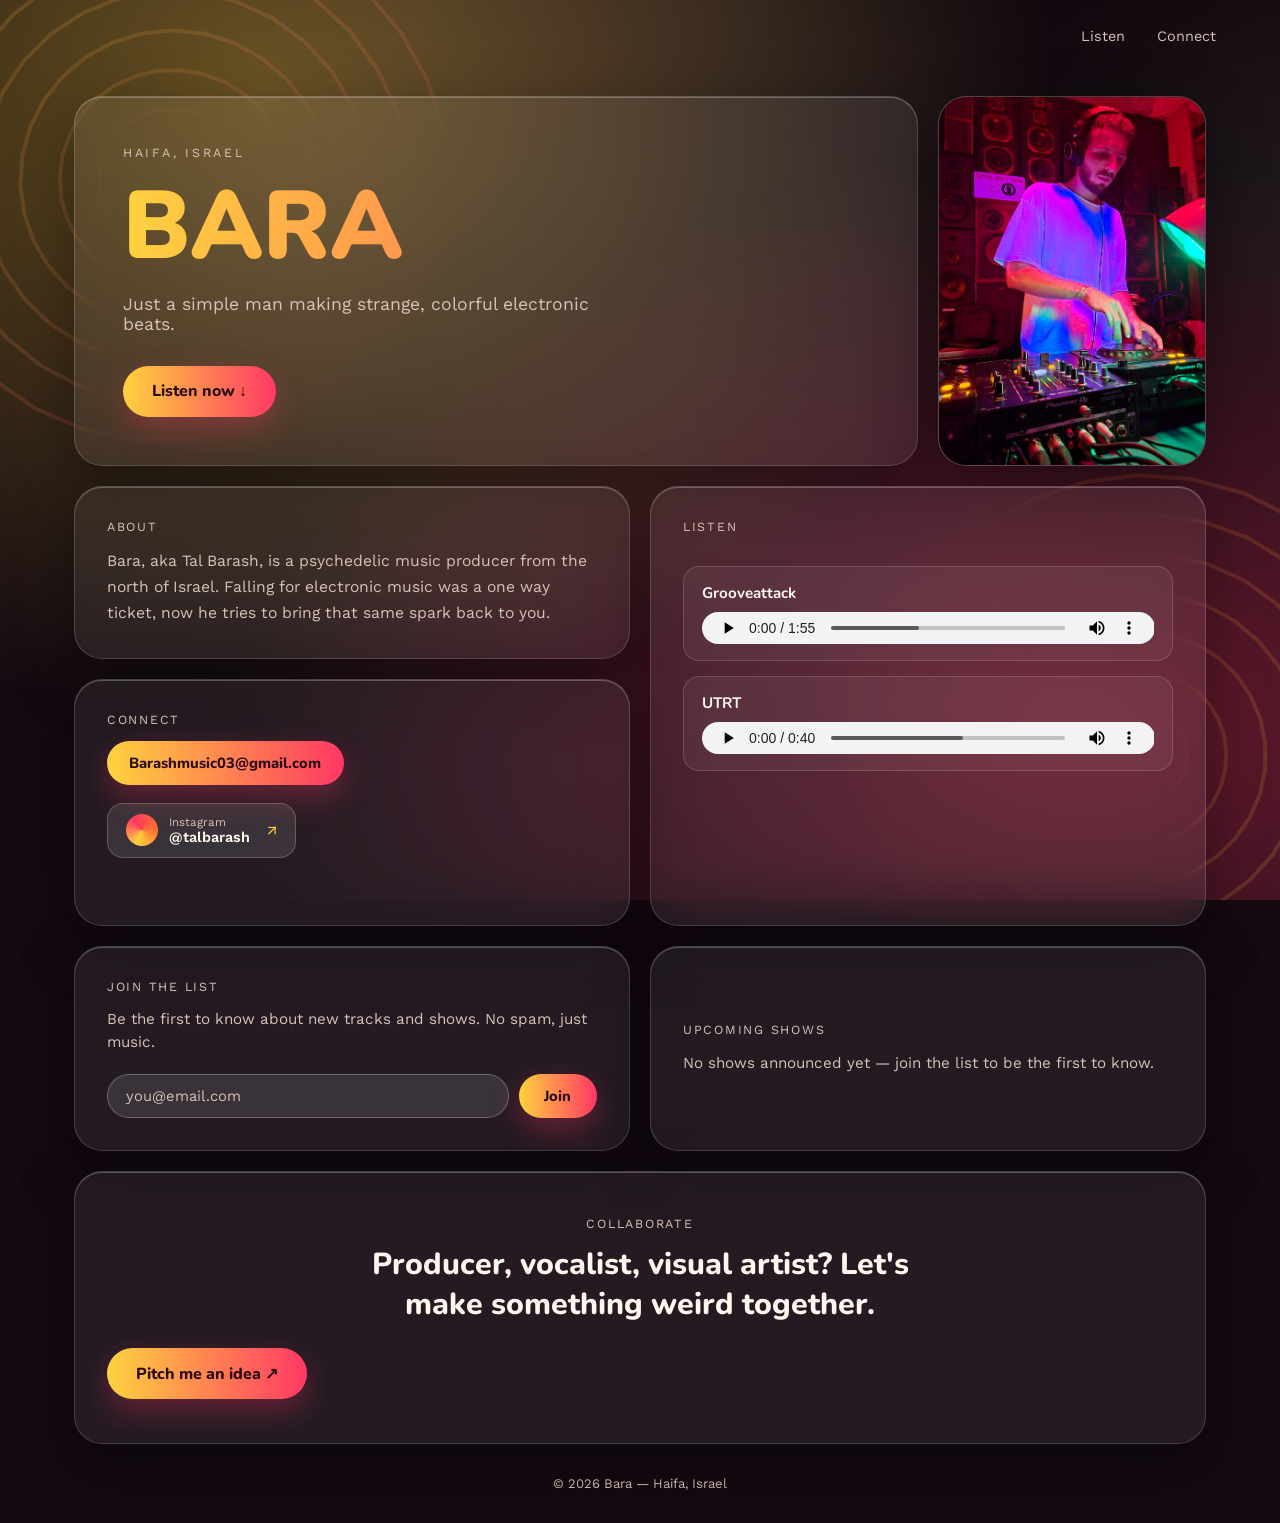
<file: index.html>
<!DOCTYPE html>
<html lang="en">
<head>
<meta charset="UTF-8">
<meta name="viewport" content="width=device-width, initial-scale=1.0">
<title>Bara</title>
<meta name="description" content="Bara is an electronic musician based in Haifa, Israel. Just a simple man making strange, colorful electronic beats.">
<link rel="icon" type="image/svg+xml" href="favicon.svg">

<meta property="og:title" content="Bara">
<meta property="og:description" content="Just a simple man making strange, colorful electronic beats.">
<meta property="og:type" content="website">
<meta property="og:url" content="https://barashtal2-a11y.github.io/Fibula/">
<meta property="og:image" content="https://barashtal2-a11y.github.io/Fibula/images/og.jpg?v=1">
<meta property="og:image:width" content="1200">
<meta property="og:image:height" content="630">
<meta property="og:image:alt" content="Bara — electronic music from Haifa, Israel">
<meta name="twitter:card" content="summary_large_image">
<meta name="twitter:title" content="Bara">
<meta name="twitter:description" content="Just a simple man making strange, colorful electronic beats.">
<meta name="twitter:image" content="https://barashtal2-a11y.github.io/Fibula/images/og.jpg?v=1">

<link rel="preconnect" href="https://fonts.googleapis.com">
<link rel="preconnect" href="https://fonts.gstatic.com" crossorigin>
<link href="https://fonts.googleapis.com/css2?family=Work+Sans:wght@400;500;600;700&family=Nunito:wght@700;800;900&display=swap" rel="stylesheet">
<link rel="stylesheet" href="styles.css?v=16">
</head>
<body>

<div class="backdrop">
  <img src="images/hero.jpg" alt="" aria-hidden="true">
  <div class="backdrop-tint"></div>
</div>

<div class="spirals" aria-hidden="true">
  <svg class="spiral spiral-1" viewBox="0 0 300 300" xmlns="http://www.w3.org/2000/svg">
    <defs>
      <linearGradient id="spiralGrad1" x1="0%" y1="0%" x2="100%" y2="100%">
        <stop offset="0%" stop-color="#ffd23f"/>
        <stop offset="100%" stop-color="#ff3864"/>
      </linearGradient>
    </defs>
    <path d="M 154.0,150.0 L 154.5,150.9 L 154.9,152.1 L 154.9,153.3 L 154.6,154.7 L 153.9,156.1 L 152.8,157.3 L 151.4,158.4 L 149.7,159.1 L 147.8,159.5 L 145.7,159.5 L 143.5,158.9 L 141.4,157.9 L 139.4,156.4 L 137.8,154.3 L 136.5,151.9 L 135.8,149.2 L 135.6,146.2 L 136.1,143.1 L 137.2,140.1 L 139.0,137.3 L 141.4,134.8 L 144.4,132.8 L 147.9,131.4 L 151.7,130.7 L 155.7,130.8 L 159.7,131.8 L 163.5,133.6 L 167.0,136.2 L 170.0,139.5 L 172.3,143.5 L 173.8,148.0 L 174.3,152.9 L 173.9,157.8 L 172.4,162.7 L 169.9,167.3 L 166.4,171.5 L 162.1,174.9 L 157.1,177.4 L 151.6,178.9 L 145.7,179.3 L 139.7,178.4 L 134.0,176.4 L 128.6,173.1 L 123.9,168.8 L 120.1,163.5 L 117.4,157.5 L 115.9,150.8 L 115.8,143.9 L 117.1,137.0 L 119.8,130.4 L 123.8,124.4 L 129.1,119.1 L 135.4,115.0 L 142.5,112.2 L 150.2,110.8 L 158.1,111.0 L 165.9,112.8 L 173.4,116.2 L 180.1,121.0 L 185.8,127.2 L 190.2,134.6 L 193.1,142.8 L 194.3,151.5 L 193.7,160.4 L 191.4,169.2 L 187.3,177.4 L 181.5,184.7 L 174.3,190.8 L 165.9,195.4 L 156.7,198.3 L 146.9,199.3 L 137.0,198.4 L 127.4,195.4 L 118.4,190.5 L 110.5,183.8 L 104.0,175.6 L 99.2,166.2 L 96.4,155.8 L 95.7,145.0 L 97.1,134.1 L 100.8,123.6 L 106.5,114.0 L 114.1,105.5 L 123.4,98.7 L 133.9,93.9 L 145.4,91.1 L 157.2,90.8 L 169.0,92.8 L 180.4,97.1 L 190.7,103.7 L 199.6,112.4 L 206.6,122.7 L 211.6,134.3 L 214.1,146.8 L 214.1,159.7 L 211.5,172.5 L 206.3,184.6 L 198.8,195.5 L 189.2,204.8 L 177.7,212.1 L 165.0,217.0 L 151.4,219.3 L 137.5,218.8 L 123.9,215.5 L 111.0,209.6 L 99.5,201.1 L 89.8,190.4 L 82.4,177.9 L 77.6,164.0 L 75.6,149.3 L 76.6,134.4 L 80.6,119.9 L 87.4,106.4 L 96.9,94.3 L 108.7,84.3 L 122.3,76.8 L 137.3,72.2 L 153.0,70.5 L 168.9,72.1 L 184.3,76.8 L 198.5,84.6 L 211.0,95.1 L 221.3,108.0 L 228.8,122.8 L 233.3,138.9 L 234.4,155.7 L 232.3,172.5 L 226.7,188.7 L 218.0,203.6 L 206.4,216.5 L 192.4,226.9 L 176.4,234.4 L 159.2,238.6 L 141.4,239.3 L 123.6,236.5 L 106.6,230.0 L 91.2,220.3 L 77.9,207.6 L 67.3,192.5 L 59.9,175.4 L 56.0,157.0 L 55.9,138.1 L 59.5,119.4 L 66.8,101.7 L 77.6,85.8 L 91.4,72.1 L 107.8,61.5 L 126.0,54.2 L 145.5,50.7 L 165.4,51.2 L 185.0,55.6 L 203.4,63.9 L 219.8,75.8 L 233.7,90.7 L 244.4,108.3 L 251.4,127.8 L 254.5,148.3 L 253.3,169.2 L 248.1,189.6 L 238.8,208.7 L 225.8,225.6 L 209.6,239.7 L 190.9,250.3 L 170.2,257.1 L 148.5,259.6 L 126.7,257.7 L 105.5,251.5 L 85.8,241.2 L 68.5,227.1 L 54.3,209.7 L 43.7,189.7 L 37.3,167.9 L 35.4,145.1 L 38.0,122.3 L 45.2,100.3 L 56.6,80.1 L 71.9,62.5 L 90.6,48.2 L 111.8,37.8 L 134.7,31.8 L 158.6,30.5 L 182.3,33.9 L 205.0,42.1 L 225.8,54.7 L 243.7,71.2 L 258.0,91.1 L 268.2,113.6 L 273.7,137.7 L 274.3,162.6 L 270.0,187.2 L 260.7,210.6 L 247.0,231.8 L 229.2,250.0 L 208.0,264.3 L 184.3,274.1 L 159.0,279.1 L 133.1,279.0 L 107.6,273.7 L 83.6,263.3 L 62.0,248.4 L 43.7,229.3 L 29.5,206.9 L 19.9,181.9 L 15.6,155.5 L 16.5,128.6 L 22.8,102.2 L 34.3,77.6 L 50.5,55.6 L 70.9,37.2 L 94.6,23.2 L 120.8,14.1 L 148.4,10.3 L 176.3,12.2 L 203.4,19.5 L 228.6,32.2 L 250.9,49.7 L 269.3,71.4 L 283.2,96.5 L 291.8,123.9" fill="none" stroke="url(#spiralGrad1)" stroke-width="2" stroke-linecap="round"/>
  </svg>
  <svg class="spiral spiral-2" viewBox="0 0 300 300" xmlns="http://www.w3.org/2000/svg">
    <defs>
      <linearGradient id="spiralGrad2" x1="0%" y1="0%" x2="100%" y2="100%">
        <stop offset="0%" stop-color="#ff6b35"/>
        <stop offset="100%" stop-color="#ffd23f"/>
      </linearGradient>
    </defs>
    <path d="M 154.0,150.0 L 154.5,150.9 L 154.9,152.1 L 154.9,153.3 L 154.6,154.7 L 153.9,156.1 L 152.8,157.3 L 151.4,158.4 L 149.7,159.1 L 147.8,159.5 L 145.7,159.5 L 143.5,158.9 L 141.4,157.9 L 139.4,156.4 L 137.8,154.3 L 136.5,151.9 L 135.8,149.2 L 135.6,146.2 L 136.1,143.1 L 137.2,140.1 L 139.0,137.3 L 141.4,134.8 L 144.4,132.8 L 147.9,131.4 L 151.7,130.7 L 155.7,130.8 L 159.7,131.8 L 163.5,133.6 L 167.0,136.2 L 170.0,139.5 L 172.3,143.5 L 173.8,148.0 L 174.3,152.9 L 173.9,157.8 L 172.4,162.7 L 169.9,167.3 L 166.4,171.5 L 162.1,174.9 L 157.1,177.4 L 151.6,178.9 L 145.7,179.3 L 139.7,178.4 L 134.0,176.4 L 128.6,173.1 L 123.9,168.8 L 120.1,163.5 L 117.4,157.5 L 115.9,150.8 L 115.8,143.9 L 117.1,137.0 L 119.8,130.4 L 123.8,124.4 L 129.1,119.1 L 135.4,115.0 L 142.5,112.2 L 150.2,110.8 L 158.1,111.0 L 165.9,112.8 L 173.4,116.2 L 180.1,121.0 L 185.8,127.2 L 190.2,134.6 L 193.1,142.8 L 194.3,151.5 L 193.7,160.4 L 191.4,169.2 L 187.3,177.4 L 181.5,184.7 L 174.3,190.8 L 165.9,195.4 L 156.7,198.3 L 146.9,199.3 L 137.0,198.4 L 127.4,195.4 L 118.4,190.5 L 110.5,183.8 L 104.0,175.6 L 99.2,166.2 L 96.4,155.8 L 95.7,145.0 L 97.1,134.1 L 100.8,123.6 L 106.5,114.0 L 114.1,105.5 L 123.4,98.7 L 133.9,93.9 L 145.4,91.1 L 157.2,90.8 L 169.0,92.8 L 180.4,97.1 L 190.7,103.7 L 199.6,112.4 L 206.6,122.7 L 211.6,134.3 L 214.1,146.8 L 214.1,159.7 L 211.5,172.5 L 206.3,184.6 L 198.8,195.5 L 189.2,204.8 L 177.7,212.1 L 165.0,217.0 L 151.4,219.3 L 137.5,218.8 L 123.9,215.5 L 111.0,209.6 L 99.5,201.1 L 89.8,190.4 L 82.4,177.9 L 77.6,164.0 L 75.6,149.3 L 76.6,134.4 L 80.6,119.9 L 87.4,106.4 L 96.9,94.3 L 108.7,84.3 L 122.3,76.8 L 137.3,72.2 L 153.0,70.5 L 168.9,72.1 L 184.3,76.8 L 198.5,84.6 L 211.0,95.1 L 221.3,108.0 L 228.8,122.8 L 233.3,138.9 L 234.4,155.7 L 232.3,172.5 L 226.7,188.7 L 218.0,203.6 L 206.4,216.5 L 192.4,226.9 L 176.4,234.4 L 159.2,238.6 L 141.4,239.3 L 123.6,236.5 L 106.6,230.0 L 91.2,220.3 L 77.9,207.6 L 67.3,192.5 L 59.9,175.4 L 56.0,157.0 L 55.9,138.1 L 59.5,119.4 L 66.8,101.7 L 77.6,85.8 L 91.4,72.1 L 107.8,61.5 L 126.0,54.2 L 145.5,50.7 L 165.4,51.2 L 185.0,55.6 L 203.4,63.9 L 219.8,75.8 L 233.7,90.7 L 244.4,108.3 L 251.4,127.8 L 254.5,148.3 L 253.3,169.2 L 248.1,189.6 L 238.8,208.7 L 225.8,225.6 L 209.6,239.7 L 190.9,250.3 L 170.2,257.1 L 148.5,259.6 L 126.7,257.7 L 105.5,251.5 L 85.8,241.2 L 68.5,227.1 L 54.3,209.7 L 43.7,189.7 L 37.3,167.9 L 35.4,145.1 L 38.0,122.3 L 45.2,100.3 L 56.6,80.1 L 71.9,62.5 L 90.6,48.2 L 111.8,37.8 L 134.7,31.8 L 158.6,30.5 L 182.3,33.9 L 205.0,42.1 L 225.8,54.7 L 243.7,71.2 L 258.0,91.1 L 268.2,113.6 L 273.7,137.7 L 274.3,162.6 L 270.0,187.2 L 260.7,210.6 L 247.0,231.8 L 229.2,250.0 L 208.0,264.3 L 184.3,274.1 L 159.0,279.1 L 133.1,279.0 L 107.6,273.7 L 83.6,263.3 L 62.0,248.4 L 43.7,229.3 L 29.5,206.9 L 19.9,181.9 L 15.6,155.5 L 16.5,128.6 L 22.8,102.2 L 34.3,77.6 L 50.5,55.6 L 70.9,37.2 L 94.6,23.2 L 120.8,14.1 L 148.4,10.3 L 176.3,12.2 L 203.4,19.5 L 228.6,32.2 L 250.9,49.7 L 269.3,71.4 L 283.2,96.5 L 291.8,123.9" fill="none" stroke="url(#spiralGrad2)" stroke-width="2" stroke-linecap="round"/>
  </svg>
</div>

<nav class="nav">
  <ul>
    <li><a href="#listen">Listen</a></li>
    <li><a href="#connect">Connect</a></li>
  </ul>
</nav>

<div class="wrap">
  <div class="bento">

    <div class="cell glass cell-hero">
      <span class="tag">Haifa, Israel</span>
      <h1>BARA</h1>
      <p class="tagline">Just a simple man making strange, colorful electronic beats.</p>
      <a href="#listen" class="btn">Listen now ↓</a>
    </div>

    <div class="cell glass cell-photo">
      <img src="images/hero.jpg" alt="Bara performing live behind a Pioneer DJ mixer, lit in pink and cyan stage lighting">
    </div>

    <div class="cell glass cell-about">
      <span class="cell-label">About</span>
      <p>Bara, aka Tal Barash, is a psychedelic music producer from the north of Israel. Falling for
        electronic music was a one way ticket, now he tries to bring that same spark back to you.</p>
    </div>

    <div class="cell glass cell-listen" id="listen">
      <span class="cell-label">Listen</span>
      <div id="listen-links" class="cell-links"></div>
      <div class="track">
        <span class="track-name">Grooveattack</span>
        <audio controls preload="metadata" src="audio/grooveattack.mp3"></audio>
      </div>
      <div class="track">
        <span class="track-name">UTRT</span>
        <audio controls preload="metadata" src="audio/utrt.mp3"></audio>
      </div>
    </div>

    <div class="cell glass cell-connect" id="connect">
      <span class="cell-label">Connect</span>
      <a class="cell-email" id="booking-email" href="#">Loading…</a>
      <div id="follow-cards" class="cell-links"></div>
      <div id="connect-links" class="cell-links"></div>
    </div>

    <div class="cell glass cell-newsletter">
      <span class="cell-label">Join the list</span>
      <p class="newsletter-lead">Be the first to know about new tracks and shows. No spam, just music.</p>
      <form class="newsletter-form" action="https://api.web3forms.com/submit" method="POST">
        <input type="hidden" name="access_key" value="REPLACE_WITH_WEB3FORMS_KEY">
        <input type="hidden" name="subject" value="New Bara mailing list signup">
        <input type="email" name="email" class="newsletter-input" placeholder="you@email.com" required>
        <button type="submit" class="newsletter-btn">Join</button>
      </form>
    </div>

    <div class="cell glass cell-shows">
      <span class="cell-label">Upcoming shows</span>
      <p class="shows-empty">No shows announced yet — join the list to be the first to know.</p>
    </div>

    <div class="cell glass cell-collab">
      <span class="cell-label">Collaborate</span>
      <h3 class="collab-heading">Producer, vocalist, visual artist? Let's make something weird together.</h3>
      <a href="mailto:Barashmusic03@gmail.com?subject=Let%27s%20collaborate" class="btn">Pitch me an idea ↗</a>
    </div>

  </div>

  <footer class="bento-footer">
    <p>&copy; <span id="year"></span> Bara — Haifa, Israel</p>
  </footer>
</div>

<script src="links.js?v=19"></script>
<script src="script.js?v=19"></script>
</body>
</html>
</file>
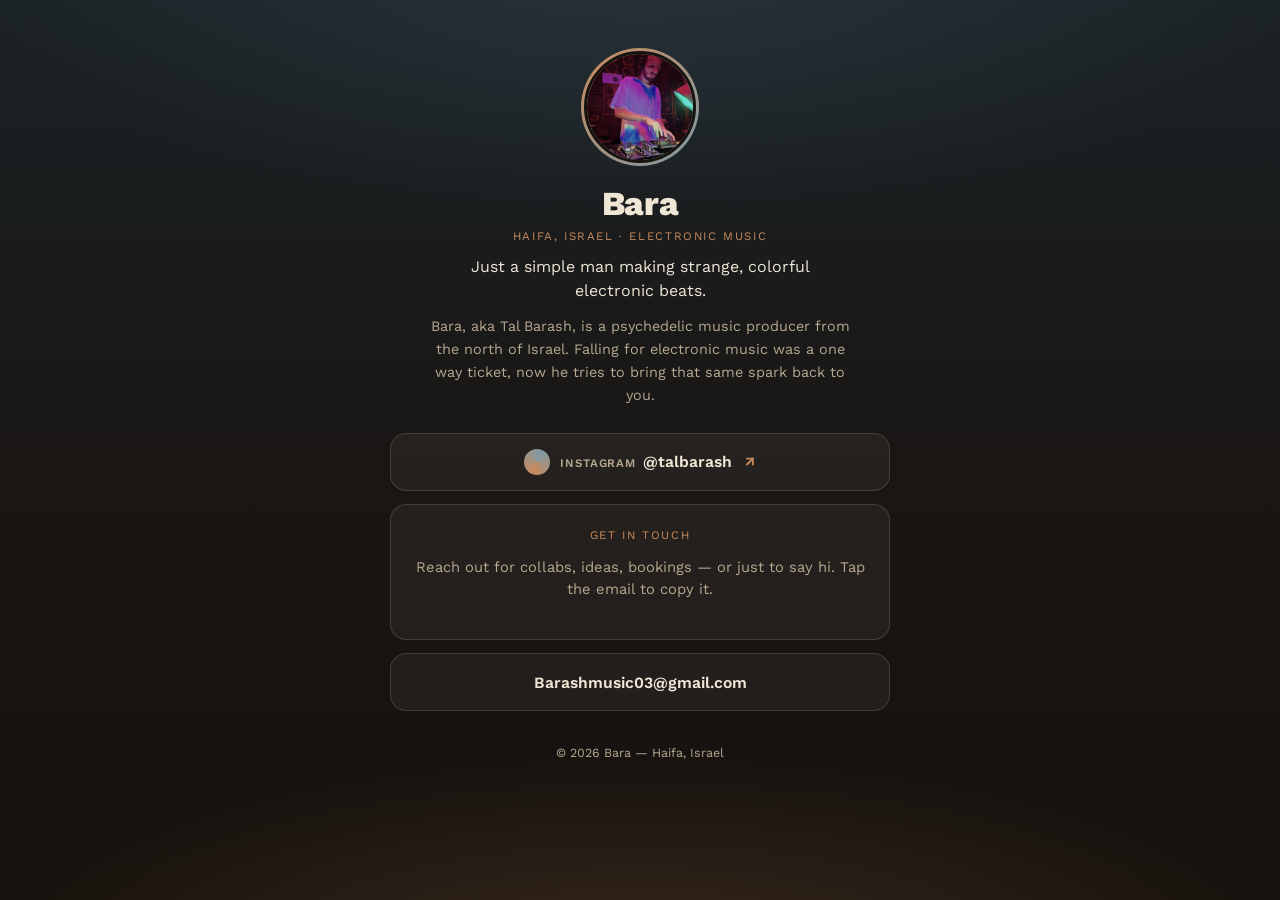
<file: link.html>
<!DOCTYPE html>
<html lang="en">
<head>
<meta charset="UTF-8">
<meta name="viewport" content="width=device-width, initial-scale=1.0">
<title>Bara</title>
<meta name="description" content="Bara is an electronic musician based in Haifa, Israel. Just a simple man making strange, colorful electronic beats.">
<meta name="robots" content="noindex">
<link rel="icon" type="image/svg+xml" href="favicon.svg">

<link rel="preconnect" href="https://fonts.googleapis.com">
<link rel="preconnect" href="https://fonts.gstatic.com" crossorigin>
<link href="https://fonts.googleapis.com/css2?family=Work+Sans:wght@400;500;600;700;800&display=swap" rel="stylesheet">
<link rel="stylesheet" href="link.css?v=1">
</head>
<body>

<main class="col">

  <header class="profile">
    <div class="avatar"><img src="images/hero.jpg" alt="Bara"></div>
    <h1>Bara</h1>
    <span class="loc">Haifa, Israel · Electronic music</span>
    <p class="tagline">Just a simple man making strange, colorful electronic beats.</p>
    <p class="bio">Bara, aka Tal Barash, is a psychedelic music producer from the north of Israel.
      Falling for electronic music was a one way ticket, now he tries to bring that same spark back to you.</p>
  </header>

  <div id="listen-links" class="stack"></div>
  <div id="follow-cards" class="stack"></div>
  <div id="connect-links" class="stack"></div>

  <section class="card">
    <span class="card-label">Get in touch</span>
    <p class="lead">Reach out for collabs, ideas, bookings — or just to say hi. Tap the email to copy it.</p>
  </section>

  <a class="link-btn email-btn" id="booking-email" href="#">Loading…</a>

  <footer class="foot">
    <p>&copy; <span id="year"></span> Bara — Haifa, Israel</p>
  </footer>

</main>

<script src="links.js?v=19"></script>
<script src="script.js?v=19"></script>
</body>
</html>
</file>
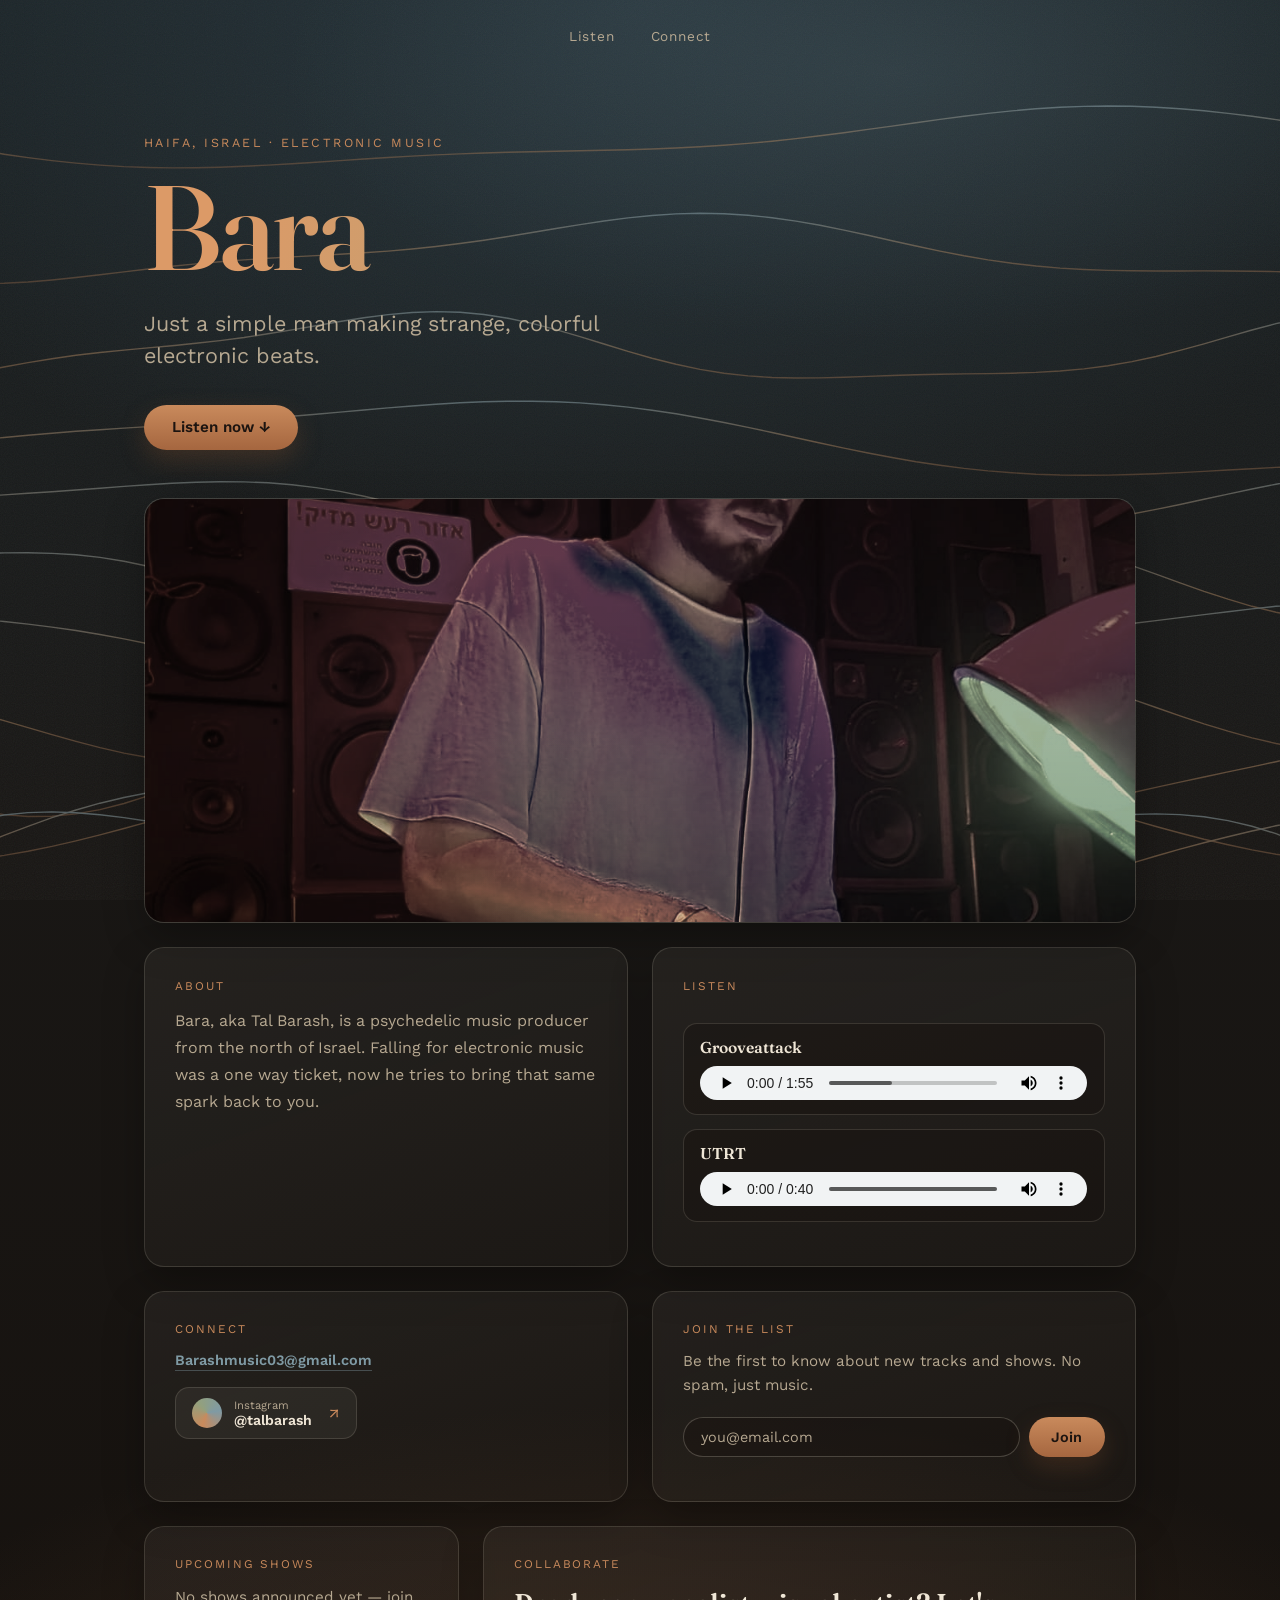
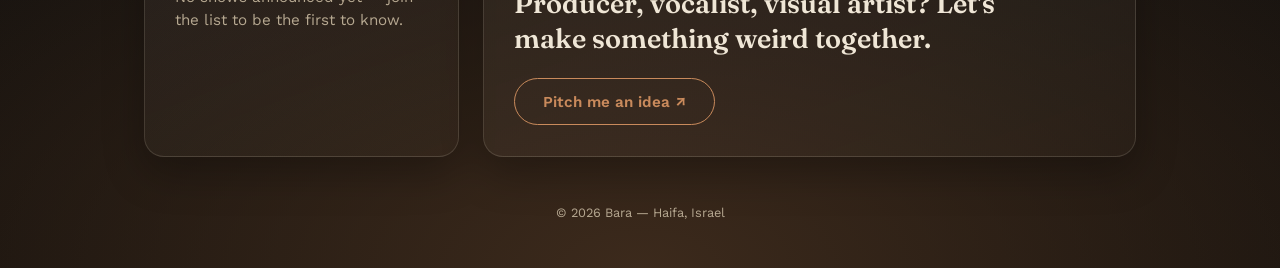
<file: nature.html>
<!DOCTYPE html>
<html lang="en">
<head>
<meta charset="UTF-8">
<meta name="viewport" content="width=device-width, initial-scale=1.0">
<title>Bara</title>
<meta name="description" content="Bara is an electronic musician based in Haifa, Israel. Just a simple man making strange, colorful electronic beats.">
<meta name="robots" content="noindex">
<link rel="icon" type="image/svg+xml" href="favicon.svg">

<link rel="preconnect" href="https://fonts.googleapis.com">
<link rel="preconnect" href="https://fonts.gstatic.com" crossorigin>
<link href="https://fonts.googleapis.com/css2?family=Fraunces:opsz,wght@9..144,500;9..144,600;9..144,700&family=Work+Sans:wght@400;500;600&display=swap" rel="stylesheet">
<link rel="stylesheet" href="nature.css?v=1">
</head>
<body>

<div class="scene" aria-hidden="true">
  <div class="sky"></div>
  <svg class="ridges" viewBox="0 0 1440 900" preserveAspectRatio="xMidYMax slice" xmlns="http://www.w3.org/2000/svg">
    <defs>
      <linearGradient id="ridgeGrad" x1="0%" y1="0%" x2="0%" y2="100%">
        <stop offset="0%" stop-color="#8fa6ad"/>
        <stop offset="55%" stop-color="#a9835f"/>
        <stop offset="100%" stop-color="#7d5a41"/>
      </linearGradient>
    </defs>
      <path d="M -60,129.6 L -36,133.7 L -12,137.9 L 12,142.1 L 36,146.3 L 60,150.4 L 84,154.2 L 108,157.6 L 132,160.6 L 156,163.1 L 180,165.1 L 204,166.6 L 228,167.5 L 252,167.9 L 276,167.8 L 300,167.2 L 324,166.3 L 348,165.1 L 372,163.7 L 396,162.2 L 420,160.6 L 444,159.0 L 468,157.5 L 492,156.1 L 516,154.9 L 540,153.9 L 564,153.0 L 588,152.3 L 612,151.8 L 636,151.3 L 660,150.8 L 684,150.3 L 708,149.7 L 732,149.0 L 756,148.0 L 780,146.8 L 804,145.2 L 828,143.4 L 852,141.2 L 876,138.6 L 900,135.8 L 924,132.7 L 948,129.4 L 972,126.1 L 996,122.7 L 1020,119.4 L 1044,116.2 L 1068,113.4 L 1092,110.9 L 1116,108.8 L 1140,107.3 L 1164,106.4 L 1188,106.0 L 1212,106.3 L 1236,107.3 L 1260,108.8 L 1284,110.8 L 1308,113.4 L 1332,116.3 L 1356,119.6 L 1380,123.1 L 1404,126.7 L 1428,130.3 L 1452,133.8 L 1476,137.2 L 1500,140.3" fill="none" stroke="url(#ridgeGrad)" stroke-width="1.4" vector-effect="non-scaling-stroke"/>
      <path d="M -60,272.4 L -36,276.5 L -12,279.8 L 12,282.1 L 36,283.5 L 60,283.9 L 84,283.3 L 108,282.0 L 132,280.0 L 156,277.5 L 180,274.8 L 204,271.9 L 228,269.0 L 252,266.3 L 276,263.9 L 300,261.7 L 324,259.9 L 348,258.3 L 372,256.9 L 396,255.6 L 420,254.3 L 444,252.8 L 468,251.1 L 492,249.0 L 516,246.5 L 540,243.5 L 564,240.2 L 588,236.5 L 612,232.5 L 636,228.5 L 660,224.6 L 684,221.0 L 708,217.9 L 732,215.5 L 756,213.9 L 780,213.3 L 804,213.7 L 828,215.2 L 852,217.7 L 876,221.1 L 900,225.3 L 924,230.1 L 948,235.3 L 972,240.7 L 996,246.0 L 1020,251.1 L 1044,255.8 L 1068,259.9 L 1092,263.3 L 1116,266.0 L 1140,268.1 L 1164,269.5 L 1188,270.4 L 1212,270.8 L 1236,271.0 L 1260,271.0 L 1284,270.9 L 1308,271.0 L 1332,271.2 L 1356,271.6 L 1380,272.2 L 1404,272.9 L 1428,273.6 L 1452,274.3 L 1476,274.7 L 1500,274.8" fill="none" stroke="url(#ridgeGrad)" stroke-width="1.4" vector-effect="non-scaling-stroke"/>
      <path d="M -60,389.1 L -36,387.5 L -12,384.6 L 12,380.8 L 36,376.3 L 60,371.6 L 84,367.0 L 108,362.6 L 132,358.7 L 156,355.3 L 180,352.5 L 204,350.1 L 228,347.9 L 252,345.7 L 276,343.3 L 300,340.6 L 324,337.5 L 348,333.8 L 372,329.9 L 396,325.7 L 420,321.5 L 444,317.7 L 468,314.6 L 492,312.5 L 516,311.6 L 540,312.3 L 564,314.5 L 588,318.3 L 612,323.4 L 636,329.6 L 660,336.7 L 684,344.0 L 708,351.4 L 732,358.2 L 756,364.3 L 780,369.4 L 804,373.3 L 828,375.9 L 852,377.5 L 876,378.0 L 900,377.9 L 924,377.2 L 948,376.4 L 972,375.5 L 996,374.8 L 1020,374.2 L 1044,373.9 L 1068,373.6 L 1092,373.2 L 1116,372.4 L 1140,371.0 L 1164,368.9 L 1188,365.8 L 1212,361.6 L 1236,356.5 L 1260,350.4 L 1284,343.8 L 1308,336.8 L 1332,330.0 L 1356,323.6 L 1380,318.1 L 1404,313.8 L 1428,311.0 L 1452,309.8 L 1476,310.2 L 1500,312.1" fill="none" stroke="url(#ridgeGrad)" stroke-width="1.4" vector-effect="non-scaling-stroke"/>
      <path d="M -60,456.7 L -36,453.0 L -12,449.4 L 12,446.0 L 36,442.9 L 60,440.0 L 84,437.5 L 108,435.2 L 132,433.2 L 156,431.3 L 180,429.7 L 204,428.1 L 228,426.6 L 252,425.1 L 276,423.5 L 300,421.9 L 324,420.2 L 348,418.3 L 372,416.3 L 396,414.2 L 420,412.1 L 444,410.0 L 468,407.9 L 492,406.0 L 516,404.2 L 540,402.8 L 564,401.8 L 588,401.2 L 612,401.2 L 636,401.7 L 660,402.9 L 684,404.7 L 708,407.1 L 732,410.2 L 756,413.8 L 780,418.0 L 804,422.5 L 828,427.4 L 852,432.5 L 876,437.8 L 900,443.0 L 924,448.1 L 948,453.0 L 972,457.5 L 996,461.7 L 1020,465.3 L 1044,468.4 L 1068,470.9 L 1092,472.8 L 1116,474.2 L 1140,475.0 L 1164,475.2 L 1188,475.1 L 1212,474.5 L 1236,473.7 L 1260,472.6 L 1284,471.4 L 1308,470.0 L 1332,468.7 L 1356,467.4 L 1380,466.1 L 1404,464.9 L 1428,463.8 L 1452,462.7 L 1476,461.7 L 1500,460.6" fill="none" stroke="url(#ridgeGrad)" stroke-width="1.4" vector-effect="non-scaling-stroke"/>
      <path d="M -60,507.8 L -36,504.7 L -12,502.1 L 12,500.0 L 36,498.1 L 60,496.4 L 84,494.9 L 108,493.3 L 132,491.7 L 156,490.0 L 180,488.2 L 204,486.4 L 228,484.8 L 252,483.3 L 276,482.3 L 300,481.7 L 324,481.9 L 348,482.8 L 372,484.7 L 396,487.6 L 420,491.4 L 444,496.2 L 468,501.8 L 492,508.1 L 516,514.9 L 540,521.9 L 564,529.0 L 588,535.9 L 612,542.3 L 636,548.1 L 660,552.9 L 684,556.8 L 708,559.7 L 732,561.4 L 756,562.1 L 780,561.9 L 804,560.8 L 828,559.0 L 852,556.7 L 876,554.0 L 900,551.2 L 924,548.3 L 948,545.4 L 972,542.7 L 996,540.2 L 1020,537.8 L 1044,535.5 L 1068,533.2 L 1092,530.7 L 1116,528.1 L 1140,525.2 L 1164,521.9 L 1188,518.2 L 1212,514.0 L 1236,509.4 L 1260,504.5 L 1284,499.3 L 1308,494.1 L 1332,489.0 L 1356,484.2 L 1380,480.0 L 1404,476.6 L 1428,474.1 L 1452,472.7 L 1476,472.4 L 1500,473.4" fill="none" stroke="url(#ridgeGrad)" stroke-width="1.4" vector-effect="non-scaling-stroke"/>
      <path d="M -60,557.6 L -36,556.6 L -12,555.7 L 12,554.9 L 36,554.1 L 60,553.4 L 84,552.9 L 108,552.8 L 132,553.4 L 156,554.8 L 180,557.4 L 204,561.2 L 228,566.3 L 252,572.7 L 276,580.2 L 300,588.6 L 324,597.4 L 348,606.3 L 372,614.8 L 396,622.4 L 420,628.9 L 444,633.8 L 468,637.0 L 492,638.4 L 516,638.1 L 540,636.3 L 564,633.2 L 588,629.1 L 612,624.4 L 636,619.4 L 660,614.4 L 684,609.5 L 708,605.0 L 732,600.9 L 756,597.0 L 780,593.2 L 804,589.5 L 828,585.6 L 852,581.3 L 876,576.6 L 900,571.5 L 924,566.0 L 948,560.4 L 972,554.9 L 996,549.8 L 1020,545.5 L 1044,542.4 L 1068,540.6 L 1092,540.6 L 1116,542.3 L 1140,545.9 L 1164,551.1 L 1188,557.8 L 1212,565.6 L 1236,574.1 L 1260,582.8 L 1284,591.3 L 1308,599.2 L 1332,606.3 L 1356,612.2 L 1380,616.9 L 1404,620.5 L 1428,622.9 L 1452,624.4 L 1476,625.2 L 1500,625.5" fill="none" stroke="url(#ridgeGrad)" stroke-width="1.4" vector-effect="non-scaling-stroke"/>
      <path d="M -60,613.4 L -36,614.1 L -12,615.1 L 12,616.2 L 36,617.6 L 60,619.4 L 84,621.5 L 108,624.1 L 132,627.1 L 156,630.5 L 180,634.5 L 204,638.9 L 228,643.7 L 252,648.8 L 276,654.3 L 300,660.0 L 324,665.7 L 348,671.4 L 372,677.0 L 396,682.3 L 420,687.3 L 444,691.7 L 468,695.6 L 492,698.8 L 516,701.3 L 540,703.0 L 564,703.9 L 588,704.0 L 612,703.3 L 636,701.8 L 660,699.7 L 684,697.0 L 708,693.8 L 732,690.2 L 756,686.3 L 780,682.1 L 804,677.9 L 828,673.6 L 852,669.5 L 876,665.4 L 900,661.5 L 924,657.8 L 948,654.3 L 972,651.1 L 996,648.0 L 1020,645.2 L 1044,642.4 L 1068,639.7 L 1092,637.1 L 1116,634.5 L 1140,631.9 L 1164,629.2 L 1188,626.4 L 1212,623.5 L 1236,620.6 L 1260,617.6 L 1284,614.6 L 1308,611.7 L 1332,608.9 L 1356,606.3 L 1380,604.1 L 1404,602.2 L 1428,600.8 L 1452,599.9 L 1476,599.7 L 1500,600.1" fill="none" stroke="url(#ridgeGrad)" stroke-width="1.4" vector-effect="non-scaling-stroke"/>
      <path d="M -60,686.2 L -36,690.5 L -12,695.5 L 12,701.0 L 36,707.1 L 60,713.7 L 84,720.6 L 108,727.7 L 132,734.7 L 156,741.4 L 180,747.6 L 204,753.1 L 228,757.5 L 252,760.8 L 276,762.8 L 300,763.5 L 324,762.7 L 348,760.6 L 372,757.3 L 396,752.9 L 420,747.6 L 444,741.6 L 468,735.2 L 492,728.6 L 516,722.0 L 540,715.5 L 564,709.4 L 588,703.8 L 612,698.6 L 636,694.0 L 660,689.8 L 684,686.1 L 708,682.7 L 732,679.6 L 756,676.6 L 780,673.7 L 804,670.9 L 828,668.0 L 852,665.2 L 876,662.6 L 900,660.1 L 924,657.9 L 948,656.3 L 972,655.3 L 996,655.0 L 1020,655.8 L 1044,657.6 L 1068,660.5 L 1092,664.6 L 1116,669.8 L 1140,676.0 L 1164,683.1 L 1188,690.8 L 1212,699.1 L 1236,707.5 L 1260,715.8 L 1284,723.8 L 1308,731.2 L 1332,737.9 L 1356,743.5 L 1380,748.1 L 1404,751.5 L 1428,753.8 L 1452,754.9 L 1476,755.1 L 1500,754.4" fill="none" stroke="url(#ridgeGrad)" stroke-width="1.4" vector-effect="non-scaling-stroke"/>
      <path d="M -60,775.6 L -36,783.6 L -12,791.5 L 12,798.9 L 36,805.6 L 60,810.9 L 84,814.6 L 108,816.5 L 132,816.3 L 156,813.9 L 180,809.6 L 204,803.5 L 228,795.9 L 252,787.2 L 276,777.9 L 300,768.5 L 324,759.3 L 348,750.6 L 372,742.9 L 396,736.1 L 420,730.4 L 444,725.6 L 468,721.7 L 492,718.5 L 516,715.8 L 540,713.4 L 564,711.3 L 588,709.4 L 612,707.8 L 636,706.6 L 660,706.0 L 684,706.2 L 708,707.5 L 732,710.2 L 756,714.2 L 780,719.8 L 804,727.0 L 828,735.5 L 852,745.1 L 876,755.4 L 900,766.0 L 924,776.4 L 948,786.1 L 972,794.7 L 996,801.8 L 1020,807.1 L 1044,810.6 L 1068,812.1 L 1092,811.8 L 1116,810.0 L 1140,806.8 L 1164,802.6 L 1188,797.8 L 1212,792.7 L 1236,787.4 L 1260,782.1 L 1284,777.0 L 1308,771.9 L 1332,766.9 L 1356,761.7 L 1380,756.3 L 1404,750.4 L 1428,744.1 L 1452,737.4 L 1476,730.3 L 1500,723.0" fill="none" stroke="url(#ridgeGrad)" stroke-width="1.4" vector-effect="non-scaling-stroke"/>
      <path d="M -60,862.4 L -36,863.3 L -12,863.5 L 12,862.8 L 36,861.2 L 60,858.7 L 84,855.4 L 108,851.3 L 132,846.4 L 156,840.9 L 180,834.9 L 204,828.5 L 228,821.8 L 252,814.9 L 276,808.1 L 300,801.3 L 324,794.7 L 348,788.5 L 372,782.7 L 396,777.3 L 420,772.5 L 444,768.2 L 468,764.5 L 492,761.3 L 516,758.7 L 540,756.5 L 564,754.7 L 588,753.4 L 612,752.4 L 636,751.6 L 660,751.1 L 684,750.7 L 708,750.5 L 732,750.5 L 756,750.6 L 780,750.9 L 804,751.3 L 828,752.0 L 852,752.9 L 876,754.1 L 900,755.7 L 924,757.7 L 948,760.3 L 972,763.3 L 996,766.9 L 1020,771.0 L 1044,775.7 L 1068,780.9 L 1092,786.6 L 1116,792.8 L 1140,799.2 L 1164,806.0 L 1188,812.8 L 1212,819.7 L 1236,826.5 L 1260,833.0 L 1284,839.2 L 1308,844.8 L 1332,849.9 L 1356,854.2 L 1380,857.8 L 1404,860.5 L 1428,862.3 L 1452,863.3 L 1476,863.4 L 1500,862.6" fill="none" stroke="url(#ridgeGrad)" stroke-width="1.4" vector-effect="non-scaling-stroke"/>
      <path d="M -60,887.9 L -36,880.8 L -12,872.7 L 12,863.8 L 36,854.5 L 60,844.9 L 84,835.4 L 108,826.3 L 132,817.7 L 156,810.0 L 180,803.2 L 204,797.5 L 228,792.8 L 252,789.3 L 276,786.8 L 300,785.2 L 324,784.5 L 348,784.5 L 372,785.1 L 396,786.1 L 420,787.5 L 444,789.2 L 468,791.1 L 492,793.2 L 516,795.7 L 540,798.5 L 564,801.8 L 588,805.6 L 612,810.0 L 636,815.1 L 660,820.9 L 684,827.5 L 708,834.7 L 732,842.5 L 756,850.8 L 780,859.4 L 804,867.9 L 828,876.3 L 852,884.1 L 876,891.3 L 900,897.4 L 924,902.3 L 948,905.9 L 972,908.0 L 996,908.6 L 1020,907.6 L 1044,905.3 L 1068,901.6 L 1092,896.7 L 1116,890.9 L 1140,884.5 L 1164,877.5 L 1188,870.3 L 1212,863.1 L 1236,856.0 L 1260,849.2 L 1284,842.7 L 1308,836.7 L 1332,831.0 L 1356,825.8 L 1380,820.8 L 1404,816.1 L 1428,811.6 L 1452,807.2 L 1476,802.9 L 1500,798.6" fill="none" stroke="url(#ridgeGrad)" stroke-width="1.4" vector-effect="non-scaling-stroke"/>
      <path d="M -60,866.2 L -36,854.3 L -12,843.3 L 12,833.6 L 36,825.5 L 60,819.3 L 84,815.0 L 108,812.6 L 132,811.9 L 156,812.7 L 180,814.7 L 204,817.6 L 228,821.3 L 252,825.4 L 276,829.9 L 300,834.6 L 324,839.7 L 348,845.2 L 372,851.1 L 396,857.7 L 420,865.1 L 444,873.2 L 468,882.0 L 492,891.5 L 516,901.3 L 540,911.1 L 564,920.6 L 588,929.2 L 612,936.6 L 636,942.3 L 660,946.0 L 684,947.4 L 708,946.6 L 732,943.4 L 756,938.0 L 780,930.8 L 804,922.1 L 828,912.4 L 852,902.2 L 876,891.8 L 900,881.7 L 924,872.2 L 948,863.5 L 972,855.7 L 996,848.9 L 1020,842.8 L 1044,837.6 L 1068,832.9 L 1092,828.7 L 1116,825.0 L 1140,821.5 L 1164,818.6 L 1188,816.2 L 1212,814.5 L 1236,813.9 L 1260,814.6 L 1284,816.7 L 1308,820.6 L 1332,826.3 L 1356,833.7 L 1380,842.8 L 1404,853.4 L 1428,864.9 L 1452,877.1 L 1476,889.3 L 1500,901.1" fill="none" stroke="url(#ridgeGrad)" stroke-width="1.4" vector-effect="non-scaling-stroke"/>
  </svg>
  <div class="grain"></div>
</div>

<nav class="nav">
  <ul>
    <li><a href="#listen">Listen</a></li>
    <li><a href="#connect">Connect</a></li>
  </ul>
</nav>

<main class="wrap">

  <header class="hero">
    <span class="eyebrow">Haifa, Israel · Electronic music</span>
    <h1>Bara</h1>
    <p class="tagline">Just a simple man making strange, colorful electronic beats.</p>
    <a href="#listen" class="btn">Listen now ↓</a>
  </header>

  <section class="panel photo-panel">
    <img src="images/hero.jpg" alt="Bara performing live behind a Pioneer DJ mixer">
  </section>

  <section class="panel about">
    <span class="label">About</span>
    <p>Bara, aka Tal Barash, is a psychedelic music producer from the north of Israel. Falling for
      electronic music was a one way ticket, now he tries to bring that same spark back to you.</p>
  </section>

  <section class="panel listen" id="listen">
    <span class="label">Listen</span>
    <div id="listen-links" class="link-row"></div>
    <div class="track">
      <span class="track-name">Grooveattack</span>
      <audio controls preload="metadata" src="audio/grooveattack.mp3"></audio>
    </div>
    <div class="track">
      <span class="track-name">UTRT</span>
      <audio controls preload="metadata" src="audio/utrt.mp3"></audio>
    </div>
  </section>

  <section class="panel connect" id="connect">
    <span class="label">Connect</span>
    <a class="email" id="booking-email" href="#">Loading…</a>
    <div id="follow-cards" class="link-row"></div>
    <div id="connect-links" class="link-row"></div>
  </section>

  <section class="panel newsletter">
    <span class="label">Join the list</span>
    <p class="lead">Be the first to know about new tracks and shows. No spam, just music.</p>
    <form class="signup" action="https://api.web3forms.com/submit" method="POST">
      <input type="hidden" name="access_key" value="REPLACE_WITH_WEB3FORMS_KEY">
      <input type="hidden" name="subject" value="New Bara mailing list signup">
      <input type="email" name="email" class="signup-input" placeholder="you@email.com" required>
      <button type="submit" class="signup-btn">Join</button>
    </form>
  </section>

  <section class="panel shows">
    <span class="label">Upcoming shows</span>
    <p class="muted">No shows announced yet — join the list to be the first to know.</p>
  </section>

  <section class="panel collab">
    <span class="label">Collaborate</span>
    <h3>Producer, vocalist, visual artist? Let's make something weird together.</h3>
    <a href="mailto:Barashmusic03@gmail.com?subject=Let%27s%20collaborate" class="btn btn-outline">Pitch me an idea ↗</a>
  </section>

  <footer class="foot">
    <p>&copy; <span id="year"></span> Bara — Haifa, Israel</p>
  </footer>
</main>

<script src="links.js?v=19"></script>
<script src="script.js?v=19"></script>
</body>
</html>
</file>
<file: styles.css>
:root {
  --gold: #ffd23f;
  --coral: #ff3864;
  --rust: #ff6b35;
  --text: #fff8ef;
  --text-dim: #d8c3b8;
  --font-display: "Nunito", sans-serif;
  --font-body: "Work Sans", sans-serif;
}

* { margin: 0; padding: 0; box-sizing: border-box; }

body {
  background: #140a12;
  color: var(--text);
  font-family: var(--font-body);
  min-height: 100vh;
}

a { color: inherit; text-decoration: none; }

.backdrop {
  position: fixed;
  inset: 0;
  z-index: -1;
  overflow: hidden;
}

.backdrop img {
  width: 100%;
  height: 100%;
  object-fit: cover;
  filter: blur(60px) saturate(0.5) sepia(0.5) brightness(0.4);
  transform: scale(1.25);
}

.backdrop-tint {
  position: absolute;
  inset: 0;
  background:
    radial-gradient(ellipse at 20% 10%, rgba(255, 210, 63, 0.35), transparent 55%),
    radial-gradient(ellipse at 85% 80%, rgba(255, 56, 100, 0.35), transparent 55%),
    linear-gradient(180deg, rgba(20, 10, 18, 0.6), rgba(20, 10, 18, 0.92) 70%, #140a12 100%);
}

.spirals {
  position: fixed;
  inset: 0;
  z-index: -1;
  overflow: hidden;
  pointer-events: none;
}

.spiral {
  position: absolute;
  width: 46vw;
  max-width: 640px;
  min-width: 320px;
  height: auto;
  opacity: 0.16;
}

.spiral-1 {
  top: -12%;
  left: -10%;
  animation: spin-cw 55s linear infinite, breathe-1 9s ease-in-out infinite;
}

.spiral-2 {
  bottom: -16%;
  right: -12%;
  animation: spin-ccw 70s linear infinite, breathe-2 11s ease-in-out infinite;
}

@keyframes spin-cw {
  from { transform: rotate(0deg); }
  to { transform: rotate(360deg); }
}

@keyframes spin-ccw {
  from { transform: rotate(360deg); }
  to { transform: rotate(0deg); }
}

@keyframes breathe-1 {
  0%, 100% { opacity: 0.12; }
  50% { opacity: 0.22; }
}

@keyframes breathe-2 {
  0%, 100% { opacity: 0.2; }
  50% { opacity: 0.11; }
}

@media (max-width: 800px) {
  .spiral { opacity: 0.1; }
}

@media (prefers-reduced-motion: reduce) {
  .spiral { animation: none; }
}

.nav {
  display: flex;
  justify-content: flex-end;
  align-items: center;
  padding: 1.75rem clamp(1.5rem, 5vw, 4rem);
}

.nav ul {
  display: flex;
  gap: 2rem;
  list-style: none;
  font-size: 0.9rem;
  color: var(--text-dim);
}

.nav a:hover { color: var(--gold); }

.wrap {
  max-width: 1180px;
  margin: 0 auto;
  padding: 1.5rem 1.5rem 1.5rem;
}

.bento {
  display: grid;
  grid-template-columns: repeat(4, 1fr);
  grid-auto-rows: minmax(120px, auto);
  gap: 1.25rem;
}

.glass {
  background: rgba(255, 255, 255, 0.07);
  backdrop-filter: blur(24px);
  -webkit-backdrop-filter: blur(24px);
  border: 1px solid rgba(255, 255, 255, 0.16);
  border-radius: 28px;
  box-shadow: 0 20px 60px rgba(0, 0, 0, 0.4), inset 0 1px 0 rgba(255, 255, 255, 0.25);
  position: relative;
}

.cell {
  padding: 2rem;
  overflow: hidden;
}

.cell-label {
  display: block;
  font-size: 0.78rem;
  letter-spacing: 0.14em;
  text-transform: uppercase;
  color: var(--text-dim);
  margin-bottom: 0.9rem;
}

.cell-hero {
  grid-column: span 3;
  grid-row: span 2;
  display: flex;
  flex-direction: column;
  justify-content: center;
  padding: 3rem;
}

.tag {
  display: inline-block;
  font-size: 0.78rem;
  letter-spacing: 0.22em;
  text-transform: uppercase;
  color: var(--text-dim);
  margin-bottom: 1.25rem;
}

.cell-hero h1 {
  font-family: var(--font-display);
  font-weight: 900;
  font-size: clamp(3rem, 8vw, 6rem);
  line-height: 0.98;
  background: linear-gradient(90deg, var(--gold), var(--coral));
  -webkit-background-clip: text;
  background-clip: text;
  color: transparent;
  margin-bottom: 1.25rem;
}

.tagline {
  color: var(--text-dim);
  font-size: 1.1rem;
  max-width: 30rem;
  margin-bottom: 2rem;
}

.btn {
  display: inline-block;
  align-self: flex-start;
  font-family: var(--font-display);
  font-weight: 800;
  background: linear-gradient(90deg, var(--gold), var(--coral));
  color: #2a0a10;
  padding: 0.9rem 1.8rem;
  border-radius: 999px;
  box-shadow: 0 12px 30px rgba(255, 56, 100, 0.3);
  transition: transform 0.2s ease, box-shadow 0.2s ease;
}

.btn:hover {
  transform: translateY(-2px);
  box-shadow: 0 16px 36px rgba(255, 56, 100, 0.4);
}

.cell-photo {
  grid-column: span 1;
  grid-row: span 2;
  padding: 0;
}

.cell-photo img {
  width: 100%;
  height: 100%;
  object-fit: cover;
  display: block;
}

.cell-about {
  grid-column: span 2;
  display: flex;
  flex-direction: column;
  justify-content: center;
}

.cell-about p {
  color: var(--text-dim);
  line-height: 1.65;
  font-size: 0.98rem;
}

.cell-listen {
  grid-column: span 2;
  grid-row: span 2;
}

.cell-links {
  display: flex;
  flex-wrap: wrap;
  gap: 0.65rem;
  margin-bottom: 1.1rem;
}

.platform-link {
  display: inline-flex;
  align-items: center;
  gap: 0.5rem;
  padding: 0.65rem 1.2rem;
  border-radius: 999px;
  background: rgba(255, 255, 255, 0.1);
  border: 1px solid rgba(255, 255, 255, 0.2);
  font-size: 0.88rem;
  transition: background 0.2s ease, transform 0.2s ease;
}

.platform-link:hover {
  background: rgba(255, 255, 255, 0.18);
  transform: translateY(-1px);
}

.icon-dot {
  width: 6px;
  height: 6px;
  border-radius: 50%;
  background: var(--coral);
}

.track {
  background: rgba(255, 255, 255, 0.06);
  border: 1px solid rgba(255, 255, 255, 0.15);
  border-radius: 16px;
  padding: 1rem 1.1rem;
  margin-bottom: 0.9rem;
}

.track-name {
  display: block;
  font-family: var(--font-display);
  font-weight: 700;
  font-size: 0.95rem;
  margin-bottom: 0.6rem;
  color: var(--text);
}

.track audio {
  width: 100%;
  display: block;
  height: 32px;
}

.cell-connect {
  grid-column: span 2;
}

.cell-email {
  display: inline-block;
  margin-bottom: 1.1rem;
  font-family: var(--font-display);
  font-weight: 800;
  background: linear-gradient(90deg, var(--gold), var(--coral));
  color: #2a0a10;
  padding: 0.75rem 1.4rem;
  border-radius: 999px;
  font-size: 0.92rem;
  box-shadow: 0 12px 30px rgba(255, 56, 100, 0.3);
}

.follow-card {
  display: inline-flex;
  align-items: center;
  gap: 0.7rem;
  padding: 0.65rem 1.1rem;
  border-radius: 16px;
  background: rgba(255, 255, 255, 0.1);
  border: 1px solid rgba(255, 255, 255, 0.2);
}

.follow-card-avatar {
  width: 32px;
  height: 32px;
  border-radius: 50%;
  background: conic-gradient(from 200deg, var(--gold), var(--coral), var(--rust), var(--gold));
  flex-shrink: 0;
}

.follow-card-text { display: flex; flex-direction: column; }
.follow-card-name { font-size: 0.72rem; color: var(--text-dim); }
.follow-card-handle { font-size: 0.9rem; font-weight: 600; }
.follow-card-arrow { margin-left: 0.3rem; color: var(--gold); }

.cell-newsletter {
  grid-column: span 2;
  display: flex;
  flex-direction: column;
  justify-content: center;
}

.newsletter-lead {
  color: var(--text-dim);
  font-size: 0.95rem;
  margin-bottom: 1.25rem;
  line-height: 1.5;
}

.newsletter-form {
  display: flex;
  gap: 0.6rem;
  flex-wrap: wrap;
}

.newsletter-input {
  flex: 1;
  min-width: 10rem;
  padding: 0.75rem 1.1rem;
  border-radius: 999px;
  background: rgba(255, 255, 255, 0.1);
  border: 1px solid rgba(255, 255, 255, 0.25);
  color: var(--text);
  font-family: var(--font-body);
  font-size: 0.92rem;
}

.newsletter-input::placeholder {
  color: var(--text-dim);
}

.newsletter-input:focus {
  outline: none;
  border-color: var(--gold);
}

.newsletter-btn {
  font-family: var(--font-display);
  font-weight: 800;
  background: linear-gradient(90deg, var(--gold), var(--coral));
  color: #2a0a10;
  border: none;
  padding: 0.75rem 1.6rem;
  border-radius: 999px;
  font-size: 0.92rem;
  cursor: pointer;
  box-shadow: 0 12px 30px rgba(255, 56, 100, 0.3);
  transition: transform 0.2s ease;
}

.newsletter-btn:hover {
  transform: translateY(-2px);
}

.cell-shows {
  grid-column: span 2;
  display: flex;
  flex-direction: column;
  justify-content: center;
}

.shows-empty {
  color: var(--text-dim);
  font-size: 0.95rem;
  line-height: 1.5;
}

.cell-collab {
  grid-column: span 4;
  display: flex;
  flex-direction: column;
  align-items: center;
  justify-content: center;
  text-align: center;
  padding: 2.75rem 2rem;
}

.collab-heading {
  font-family: var(--font-display);
  font-weight: 800;
  font-size: clamp(1.3rem, 3vw, 1.9rem);
  max-width: 34rem;
  line-height: 1.3;
  margin-bottom: 1.5rem;
}

.bento-footer {
  text-align: center;
  padding: 2rem 0 0.5rem;
  color: var(--text-dim);
  font-size: 0.82rem;
}

@media (max-width: 800px) {
  .bento { grid-template-columns: repeat(2, 1fr); }
  .cell-hero, .cell-listen, .cell-connect, .cell-about, .cell-newsletter, .cell-shows, .cell-collab { grid-column: span 2; }
  .cell-photo { grid-column: span 1; grid-row: span 2; }
}

@media (max-width: 560px) {
  .nav { justify-content: center; padding: 1.25rem 1.5rem 0.25rem; }
  .nav ul { gap: 2.5rem; }
  .wrap { padding: 1rem 1rem 1.5rem; }
  .bento { grid-template-columns: 1fr; grid-auto-rows: auto; gap: 1rem; }
  .cell-hero, .cell-photo, .cell-about, .cell-listen, .cell-connect, .cell-newsletter, .cell-shows, .cell-collab {
    grid-column: span 1;
    grid-row: auto;
  }
  .cell { padding: 1.6rem; }
  .cell-hero { padding: 2.25rem 1.6rem; }
  .cell-collab { padding: 2rem 1.5rem; }
  .cell-photo { aspect-ratio: 4/3; padding: 0; }
}
</file>
<file: link.css>
:root {
  --ink: #efe6d6;
  --ink-dim: #b6a891;
  --clay: #c98a5c;
  --clay-deep: #a5663f;
  --blue: #7f9aa4;
  --line: rgba(239, 230, 214, 0.14);
  --card: rgba(239, 230, 214, 0.055);
  --font-body: "Work Sans", sans-serif;
}

* { margin: 0; padding: 0; box-sizing: border-box; }

body {
  min-height: 100vh;
  color: var(--ink);
  font-family: var(--font-body);
  background-color: #17130f;
  background-image:
    radial-gradient(90% 55% at 50% -8%, #27353c 0%, transparent 60%),
    radial-gradient(90% 40% at 50% 108%, #3a2a1c 0%, transparent 60%),
    linear-gradient(180deg, #1b2225 0%, #191614 52%, #16110d 100%);
  background-attachment: fixed;
}

a { color: inherit; text-decoration: none; }

/* ---------- single centered column ---------- */
.col {
  width: 100%;
  max-width: 540px;
  margin: 0 auto;
  padding: 3rem 1.25rem 2.5rem;
  display: flex;
  flex-direction: column;
  gap: 0.85rem;
}

/* ---------- profile ---------- */
.profile {
  display: flex;
  flex-direction: column;
  align-items: center;
  text-align: center;
  margin-bottom: 0.75rem;
}
.avatar {
  width: 118px;
  height: 118px;
  border-radius: 50%;
  padding: 3px;
  background: linear-gradient(135deg, var(--clay), var(--blue));
  margin-bottom: 1.1rem;
}
.avatar img {
  width: 100%;
  height: 100%;
  border-radius: 50%;
  object-fit: cover;
  object-position: center 28%;
  filter: saturate(0.7) sepia(0.25) brightness(0.95);
  border: 3px solid #17130f;
}
.profile h1 {
  font-size: 2.1rem;
  font-weight: 800;
  letter-spacing: -0.01em;
  margin-bottom: 0.4rem;
}
.loc {
  font-size: 0.72rem;
  letter-spacing: 0.14em;
  text-transform: uppercase;
  color: var(--clay);
  margin-bottom: 0.75rem;
}
.tagline {
  font-size: 1rem;
  color: var(--ink);
  line-height: 1.5;
  max-width: 26rem;
  margin-bottom: 0.75rem;
}
.bio {
  font-size: 0.9rem;
  color: var(--ink-dim);
  line-height: 1.6;
  max-width: 27rem;
}

/* ---------- uniform stacked buttons ---------- */
.stack { display: flex; flex-direction: column; gap: 0.85rem; }
.stack:empty { display: none; }

.link-btn,
.platform-link,
.follow-card {
  display: flex;
  align-items: center;
  justify-content: center;
  width: 100%;
  min-height: 58px;
  padding: 0.9rem 1.25rem;
  border-radius: 16px;
  background: var(--card);
  border: 1px solid var(--line);
  color: var(--ink);
  font-size: 0.98rem;
  font-weight: 600;
  text-align: center;
  transition: transform 0.18s ease, background 0.18s ease, border-color 0.18s ease;
}
.link-btn:hover,
.platform-link:hover,
.follow-card:hover {
  transform: translateY(-2px);
  background: rgba(201, 138, 92, 0.16);
  border-color: rgba(201, 138, 92, 0.5);
}

/* platform link (SoundCloud) */
.platform-link { gap: 0.55rem; }
.icon-dot { width: 7px; height: 7px; border-radius: 50%; background: var(--clay); }

/* follow card (Instagram) — normalize into a uniform button */
.follow-card { gap: 0.6rem; }
.follow-card-avatar {
  width: 26px; height: 26px; border-radius: 50%;
  background: conic-gradient(from 200deg, var(--clay), var(--blue), var(--clay));
  flex-shrink: 0;
}
.follow-card-text { display: flex; flex-direction: row; align-items: baseline; gap: 0.4rem; }
.follow-card-name { font-size: 0.72rem; color: var(--ink-dim); text-transform: uppercase; letter-spacing: 0.08em; }
.follow-card-handle { font-size: 0.98rem; font-weight: 600; }
.follow-card-arrow { color: var(--clay); margin-left: 0.15rem; }

/* email button */
.email-btn { color: var(--ink); }

/* collab — two-line button */
.collab-btn { flex-direction: column; gap: 0.25rem; padding: 1.1rem 1.25rem; }
.link-btn-title {
  font-size: 0.72rem; letter-spacing: 0.14em; text-transform: uppercase; color: var(--clay); font-weight: 700;
}
.link-btn-sub { font-size: 0.9rem; font-weight: 500; color: var(--ink-dim); line-height: 1.4; }

/* ---------- cards (players, newsletter) ---------- */
.card {
  width: 100%;
  padding: 1.4rem;
  border-radius: 16px;
  background: var(--card);
  border: 1px solid var(--line);
}
.card-label {
  display: block;
  font-size: 0.72rem;
  letter-spacing: 0.14em;
  text-transform: uppercase;
  color: var(--clay);
  margin-bottom: 0.9rem;
  text-align: center;
}

.track {
  background: rgba(20, 16, 12, 0.4);
  border: 1px solid var(--line);
  border-radius: 12px;
  padding: 0.85rem 0.95rem;
}
.track + .track { margin-top: 0.7rem; }
.track-name { display: block; font-weight: 600; font-size: 0.95rem; margin-bottom: 0.5rem; }
.track audio { width: 100%; height: 34px; display: block; }

/* newsletter */
.lead { color: var(--ink-dim); font-size: 0.92rem; line-height: 1.5; margin-bottom: 1rem; text-align: center; }
.signup { display: flex; gap: 0.5rem; }
.signup-input {
  flex: 1; min-width: 0;
  padding: 0.7rem 1rem;
  border-radius: 999px;
  background: rgba(20, 16, 12, 0.4);
  border: 1px solid rgba(239, 230, 214, 0.22);
  color: var(--ink);
  font-family: var(--font-body);
  font-size: 0.9rem;
}
.signup-input::placeholder { color: var(--ink-dim); }
.signup-input:focus { outline: none; border-color: var(--clay); }
.signup-btn {
  font-family: var(--font-body); font-weight: 700;
  background: linear-gradient(180deg, var(--clay), var(--clay-deep));
  color: #1c1410; border: none;
  padding: 0.7rem 1.35rem; border-radius: 999px;
  font-size: 0.9rem; cursor: pointer;
  transition: transform 0.18s ease;
}
.signup-btn:hover { transform: translateY(-2px); }

/* ---------- footer ---------- */
.foot {
  text-align: center;
  padding-top: 1.25rem;
  color: var(--ink-dim);
  font-size: 0.78rem;
}
</file>
<file: nature.css>
:root {
  --ink: #efe6d6;
  --ink-dim: #b6a891;
  --clay: #c98a5c;
  --clay-deep: #a5663f;
  --blue: #7f9aa4;
  --sage: #93a07d;
  --line: rgba(239, 230, 214, 0.14);
  --font-display: "Fraunces", Georgia, serif;
  --font-body: "Work Sans", sans-serif;
}

* { margin: 0; padding: 0; box-sizing: border-box; }

body {
  min-height: 100vh;
  color: var(--ink);
  font-family: var(--font-body);
  background-color: #17130f;
  background-image:
    radial-gradient(120% 55% at 50% 0%, #27353c 0%, transparent 55%),
    radial-gradient(130% 45% at 50% 100%, #3c2a1c 0%, transparent 55%),
    linear-gradient(180deg, #1a2225 0%, #191715 45%, #16110d 100%);
}

a { color: inherit; text-decoration: none; }

/* ---------- ambient landscape ---------- */
.scene { position: fixed; inset: 0; z-index: -1; overflow: hidden; pointer-events: none; }

.sky {
  position: absolute;
  inset: 0;
  background: radial-gradient(80% 50% at 70% 8%, rgba(127, 154, 164, 0.14), transparent 60%);
}

.ridges {
  position: absolute;
  inset: 0;
  width: 100%;
  height: 100%;
  opacity: 0.5;
  animation: drift 26s ease-in-out infinite alternate;
}

@keyframes drift {
  from { transform: translate3d(0, 0, 0); }
  to { transform: translate3d(-14px, 10px, 0); }
}

.grain {
  position: absolute;
  inset: 0;
  opacity: 0.05;
  mix-blend-mode: soft-light;
  background-image: url("data:image/svg+xml;utf8,<svg xmlns='http://www.w3.org/2000/svg' width='160' height='160'><filter id='n'><feTurbulence type='fractalNoise' baseFrequency='0.9' numOctaves='2' stitchTiles='stitch'/></filter><rect width='100%25' height='100%25' filter='url(%23n)'/></svg>");
}

@media (prefers-reduced-motion: reduce) {
  .ridges { animation: none; }
}

/* ---------- nav ---------- */
.nav {
  display: flex;
  justify-content: center;
  align-items: center;
  padding: 1.75rem 1.5rem 0.5rem;
}
.nav ul {
  display: flex;
  gap: 2.25rem;
  list-style: none;
  font-size: 0.85rem;
  letter-spacing: 0.06em;
  color: var(--ink-dim);
}
.nav a:hover { color: var(--clay); }

/* ---------- layout ---------- */
.wrap {
  max-width: 1040px;
  margin: 0 auto;
  padding: 1.5rem 1.5rem 3rem;
  display: grid;
  grid-template-columns: repeat(6, 1fr);
  gap: 1.5rem;
}

.hero { grid-column: 1 / -1; padding: 3.5rem 0 1.5rem; }
.photo-panel { grid-column: 1 / -1; }
.about { grid-column: 1 / 4; }
.listen { grid-column: 4 / 7; }
.connect { grid-column: 1 / 4; }
.newsletter { grid-column: 4 / 7; }
.shows { grid-column: 1 / 3; }
.collab { grid-column: 3 / 7; }

/* ---------- hero ---------- */
.eyebrow {
  display: inline-block;
  font-size: 0.78rem;
  letter-spacing: 0.2em;
  text-transform: uppercase;
  color: var(--clay);
  margin-bottom: 1.25rem;
}
.hero h1 {
  font-family: var(--font-display);
  font-weight: 600;
  font-size: clamp(3.5rem, 11vw, 7.5rem);
  line-height: 0.95;
  letter-spacing: -0.02em;
  background: linear-gradient(105deg, #dc9a67 10%, #9aa982 90%);
  -webkit-background-clip: text;
  background-clip: text;
  color: transparent;
  margin-bottom: 1.5rem;
}
.tagline {
  font-size: clamp(1.05rem, 2.2vw, 1.35rem);
  color: var(--ink-dim);
  max-width: 34rem;
  line-height: 1.5;
  margin-bottom: 2rem;
}

/* ---------- buttons ---------- */
.btn {
  display: inline-block;
  font-family: var(--font-body);
  font-weight: 600;
  font-size: 0.95rem;
  background: linear-gradient(180deg, var(--clay), var(--clay-deep));
  color: #1c1410;
  padding: 0.85rem 1.75rem;
  border-radius: 999px;
  box-shadow: 0 10px 24px rgba(120, 74, 42, 0.35);
  transition: transform 0.2s ease, box-shadow 0.2s ease;
}
.btn:hover { transform: translateY(-2px); box-shadow: 0 14px 30px rgba(120, 74, 42, 0.45); }

.btn-outline {
  background: transparent;
  color: var(--clay);
  border: 1px solid var(--clay);
  box-shadow: none;
}
.btn-outline:hover { background: rgba(201, 138, 92, 0.12); box-shadow: none; }

/* ---------- panels ---------- */
.panel {
  position: relative;
  padding: 1.9rem;
  border-radius: 20px;
  border: 1px solid var(--line);
  background: linear-gradient(160deg, rgba(239, 230, 214, 0.06), rgba(239, 230, 214, 0.02));
  box-shadow: 0 16px 40px rgba(0, 0, 0, 0.28);
  overflow: hidden;
}

.label {
  display: block;
  font-size: 0.74rem;
  letter-spacing: 0.16em;
  text-transform: uppercase;
  color: var(--clay);
  margin-bottom: 0.9rem;
}

.about p { color: var(--ink-dim); line-height: 1.7; font-size: 1rem; }

/* photo */
.photo-panel { padding: 0; aspect-ratio: 21 / 9; }
.photo-panel img {
  width: 100%; height: 100%;
  object-fit: cover;
  object-position: center 30%;
  display: block;
  filter: grayscale(0.35) saturate(0.5) sepia(0.5) contrast(1) brightness(0.82) hue-rotate(-12deg);
}
.photo-panel::after {
  content: "";
  position: absolute; inset: 0;
  background:
    linear-gradient(115deg, rgba(140, 96, 58, 0.55), rgba(84, 110, 122, 0.42)),
    linear-gradient(180deg, transparent 55%, rgba(22, 17, 13, 0.5) 100%);
  mix-blend-mode: overlay;
  pointer-events: none;
}

/* listen */
.link-row { display: flex; flex-wrap: wrap; gap: 0.6rem; margin-bottom: 1rem; }
.platform-link {
  display: inline-flex; align-items: center; gap: 0.5rem;
  padding: 0.6rem 1.1rem; border-radius: 999px;
  background: rgba(239, 230, 214, 0.06);
  border: 1px solid var(--line);
  font-size: 0.86rem;
  transition: background 0.2s ease, transform 0.2s ease;
}
.platform-link:hover { background: rgba(239, 230, 214, 0.12); transform: translateY(-1px); }
.icon-dot { width: 6px; height: 6px; border-radius: 50%; background: var(--clay); }

.track {
  background: rgba(20, 16, 12, 0.35);
  border: 1px solid var(--line);
  border-radius: 14px;
  padding: 0.9rem 1rem;
  margin-bottom: 0.85rem;
}
.track-name {
  display: block;
  font-family: var(--font-display);
  font-weight: 600;
  font-size: 0.98rem;
  margin-bottom: 0.55rem;
}
.track audio { width: 100%; height: 34px; display: block; }

/* connect */
.email {
  display: inline-block;
  margin-bottom: 1rem;
  font-weight: 600;
  font-size: 0.9rem;
  color: var(--blue);
  border-bottom: 1px solid rgba(127, 154, 164, 0.4);
  padding-bottom: 2px;
}
.email:hover { color: var(--clay); border-color: var(--clay); }

.follow-card {
  display: inline-flex; align-items: center; gap: 0.7rem;
  padding: 0.6rem 1rem; border-radius: 14px;
  background: rgba(239, 230, 214, 0.06);
  border: 1px solid var(--line);
}
.follow-card-avatar {
  width: 30px; height: 30px; border-radius: 50%;
  background: conic-gradient(from 200deg, var(--clay), var(--sage), var(--blue), var(--clay));
  flex-shrink: 0;
}
.follow-card-text { display: flex; flex-direction: column; }
.follow-card-name { font-size: 0.7rem; color: var(--ink-dim); }
.follow-card-handle { font-size: 0.88rem; font-weight: 600; }
.follow-card-arrow { margin-left: 0.3rem; color: var(--clay); }

/* newsletter */
.lead { color: var(--ink-dim); font-size: 0.95rem; line-height: 1.55; margin-bottom: 1.2rem; }
.signup { display: flex; gap: 0.55rem; flex-wrap: wrap; }
.signup-input {
  flex: 1; min-width: 9rem;
  padding: 0.7rem 1.05rem;
  border-radius: 999px;
  background: rgba(20, 16, 12, 0.35);
  border: 1px solid rgba(239, 230, 214, 0.22);
  color: var(--ink);
  font-family: var(--font-body);
  font-size: 0.9rem;
}
.signup-input::placeholder { color: var(--ink-dim); }
.signup-input:focus { outline: none; border-color: var(--clay); }
.signup-btn {
  font-family: var(--font-body); font-weight: 600;
  background: linear-gradient(180deg, var(--clay), var(--clay-deep));
  color: #1c1410; border: none;
  padding: 0.7rem 1.4rem; border-radius: 999px;
  font-size: 0.9rem; cursor: pointer;
  box-shadow: 0 10px 24px rgba(120, 74, 42, 0.32);
  transition: transform 0.2s ease;
}
.signup-btn:hover { transform: translateY(-2px); }

/* shows */
.muted { color: var(--ink-dim); font-size: 0.95rem; line-height: 1.55; }

/* collab */
.collab { display: flex; flex-direction: column; justify-content: center; }
.collab h3 {
  font-family: var(--font-display);
  font-weight: 600;
  font-size: clamp(1.3rem, 2.6vw, 1.7rem);
  line-height: 1.3;
  margin-bottom: 1.35rem;
  max-width: 32rem;
}
.collab .btn-outline { align-self: flex-start; }

/* footer */
.foot {
  grid-column: 1 / -1;
  text-align: center;
  padding: 1.5rem 0 0;
  color: var(--ink-dim);
  font-size: 0.8rem;
}

/* ---------- responsive ---------- */
@media (max-width: 820px) {
  .wrap { grid-template-columns: repeat(4, 1fr); gap: 1.2rem; }
  .hero { padding: 2.5rem 0 1rem; }
  .about, .listen, .connect, .newsletter { grid-column: 1 / -1; }
  .shows { grid-column: 1 / 3; }
  .collab { grid-column: 3 / -1; }
  .photo-panel { aspect-ratio: 16 / 10; }
}

@media (max-width: 560px) {
  .wrap { grid-template-columns: 1fr; padding: 1rem 1rem 2.5rem; }
  .hero, .photo-panel, .about, .listen, .connect, .newsletter, .shows, .collab { grid-column: 1 / -1; }
  .panel { padding: 1.5rem; }
  .photo-panel { aspect-ratio: 4 / 3; }
}
</file>
